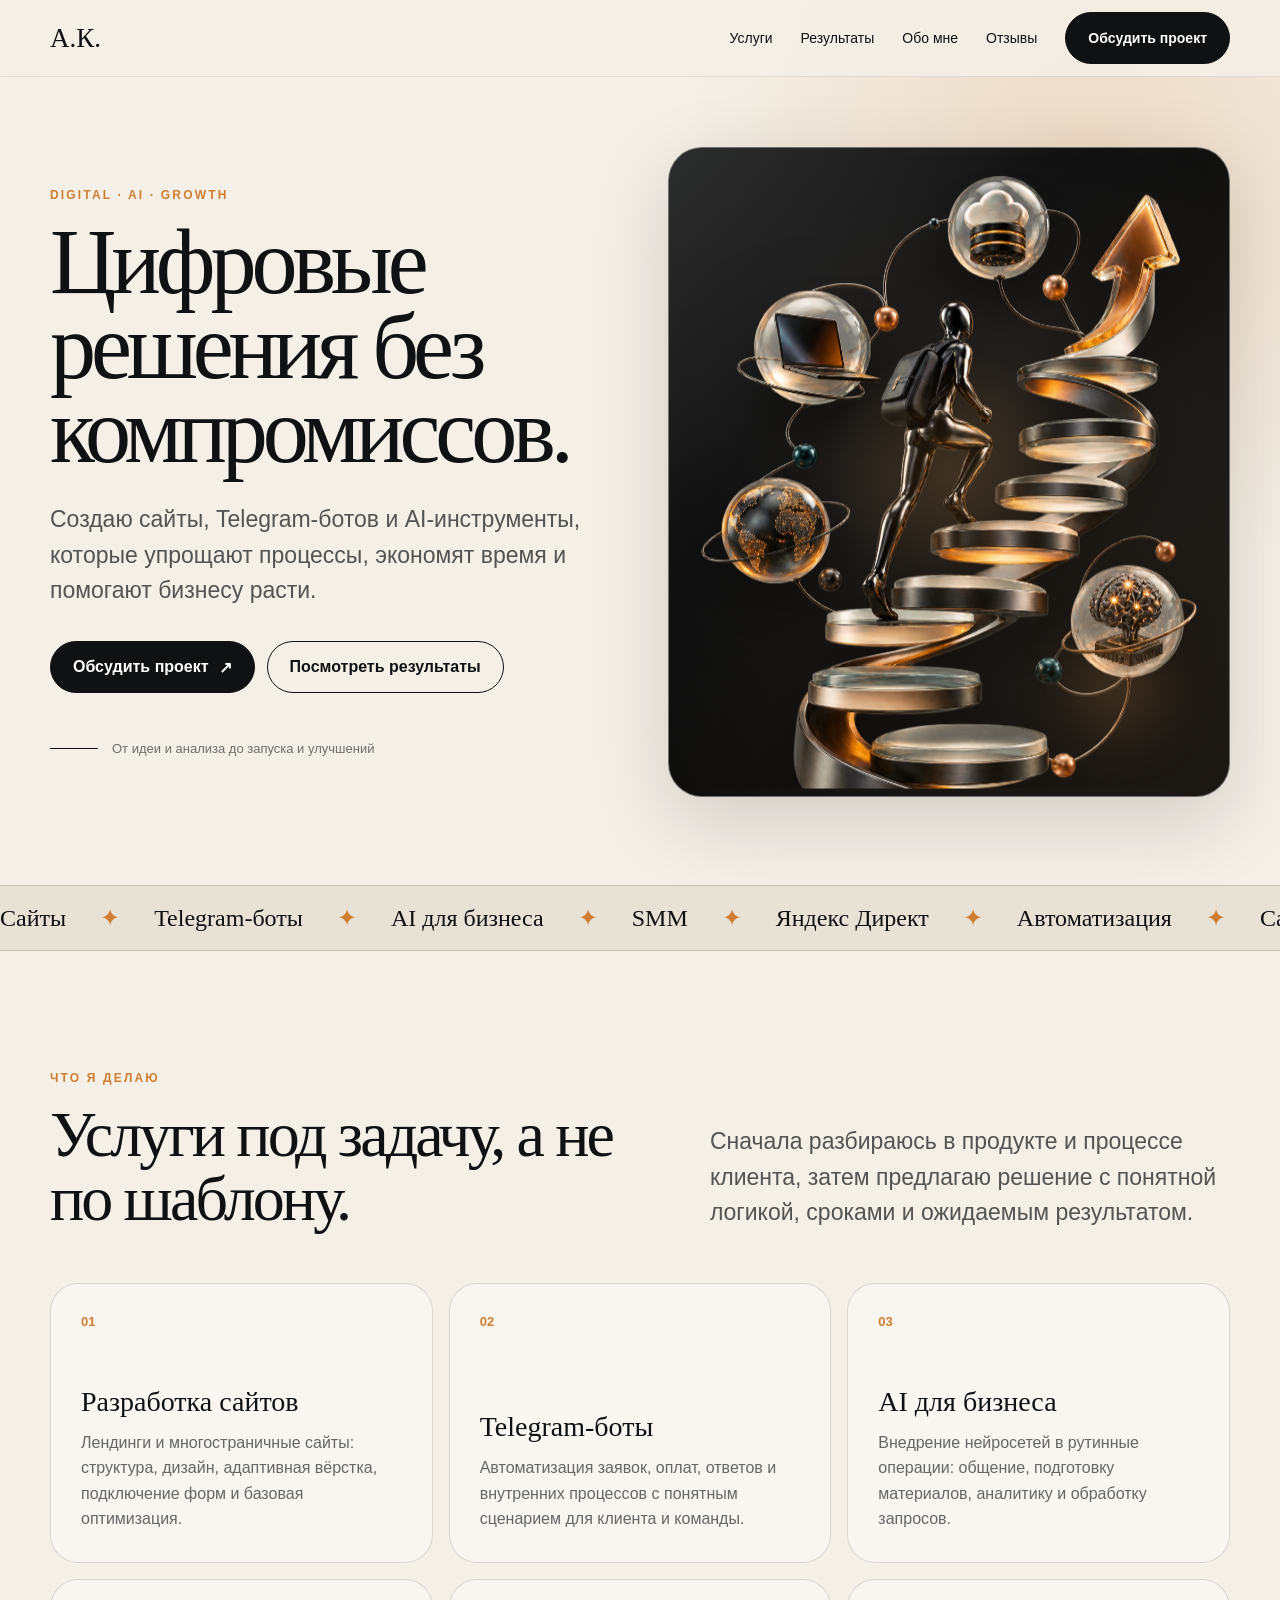
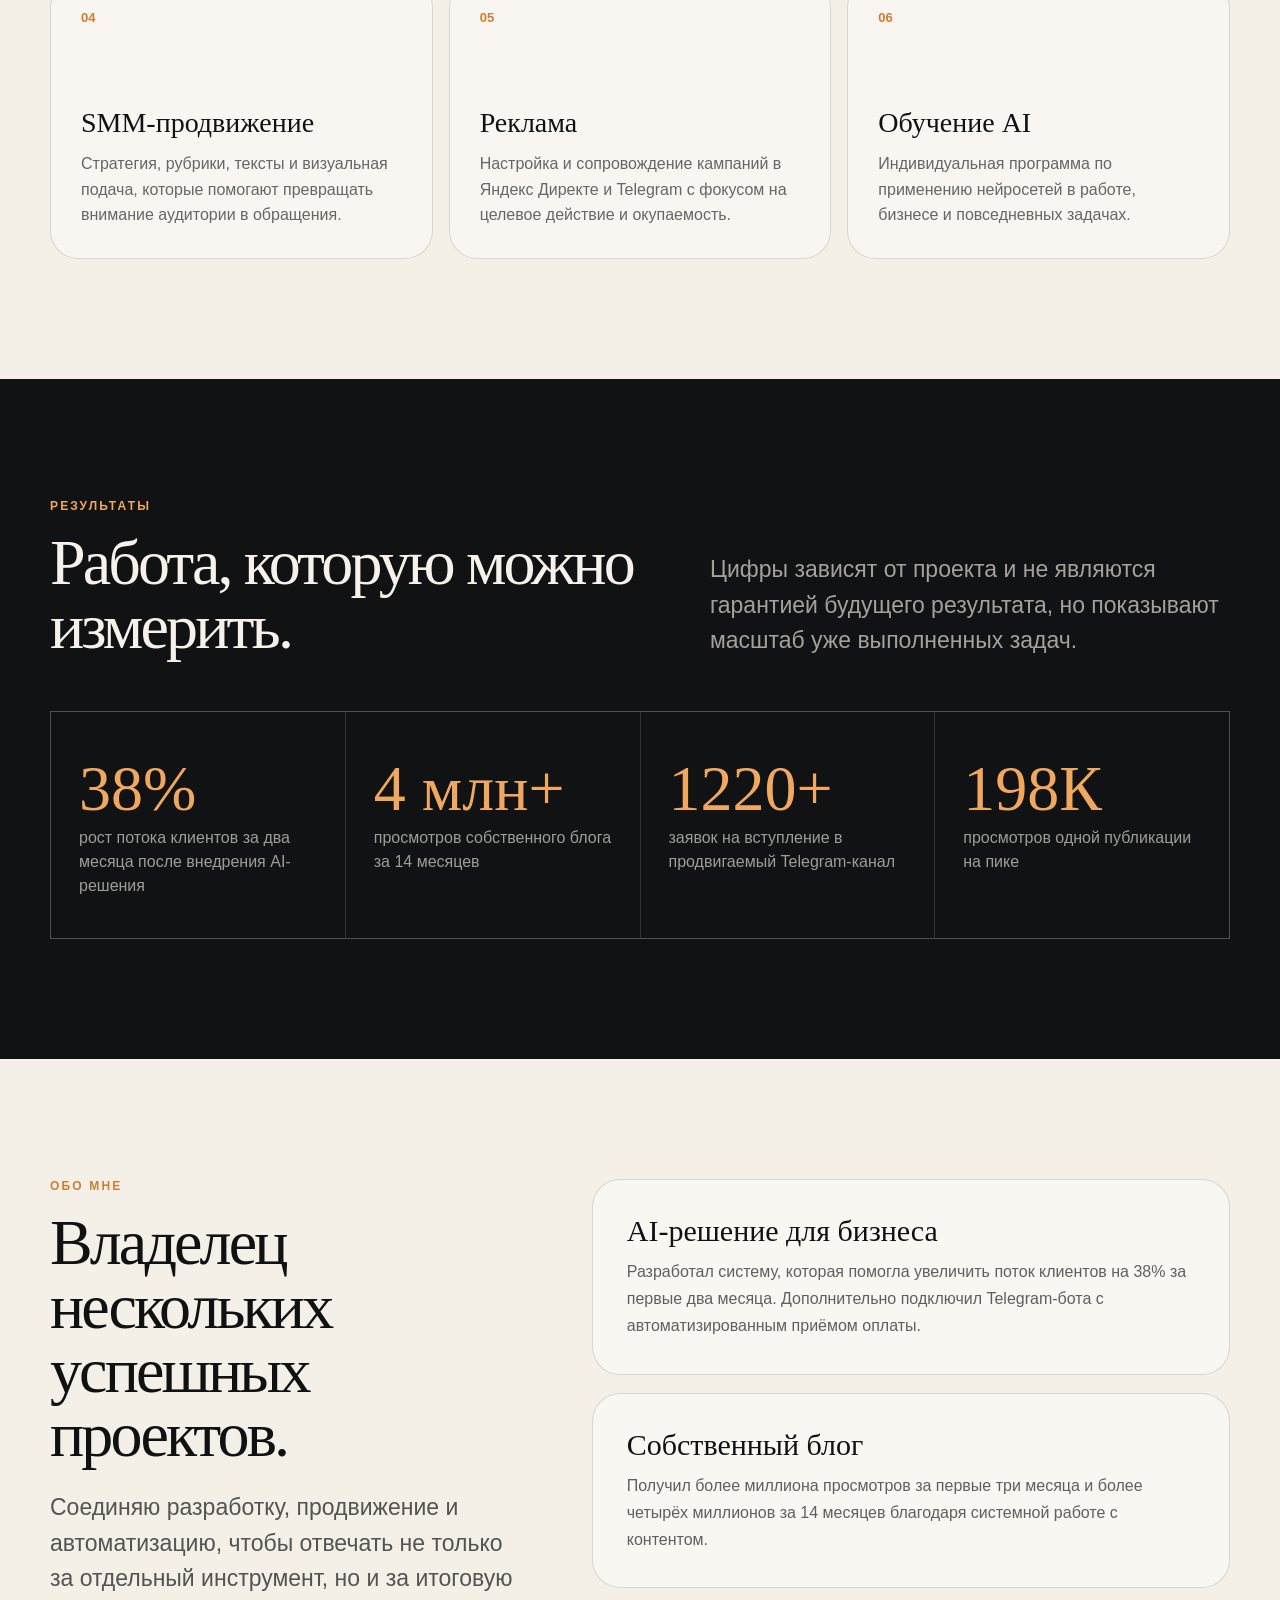
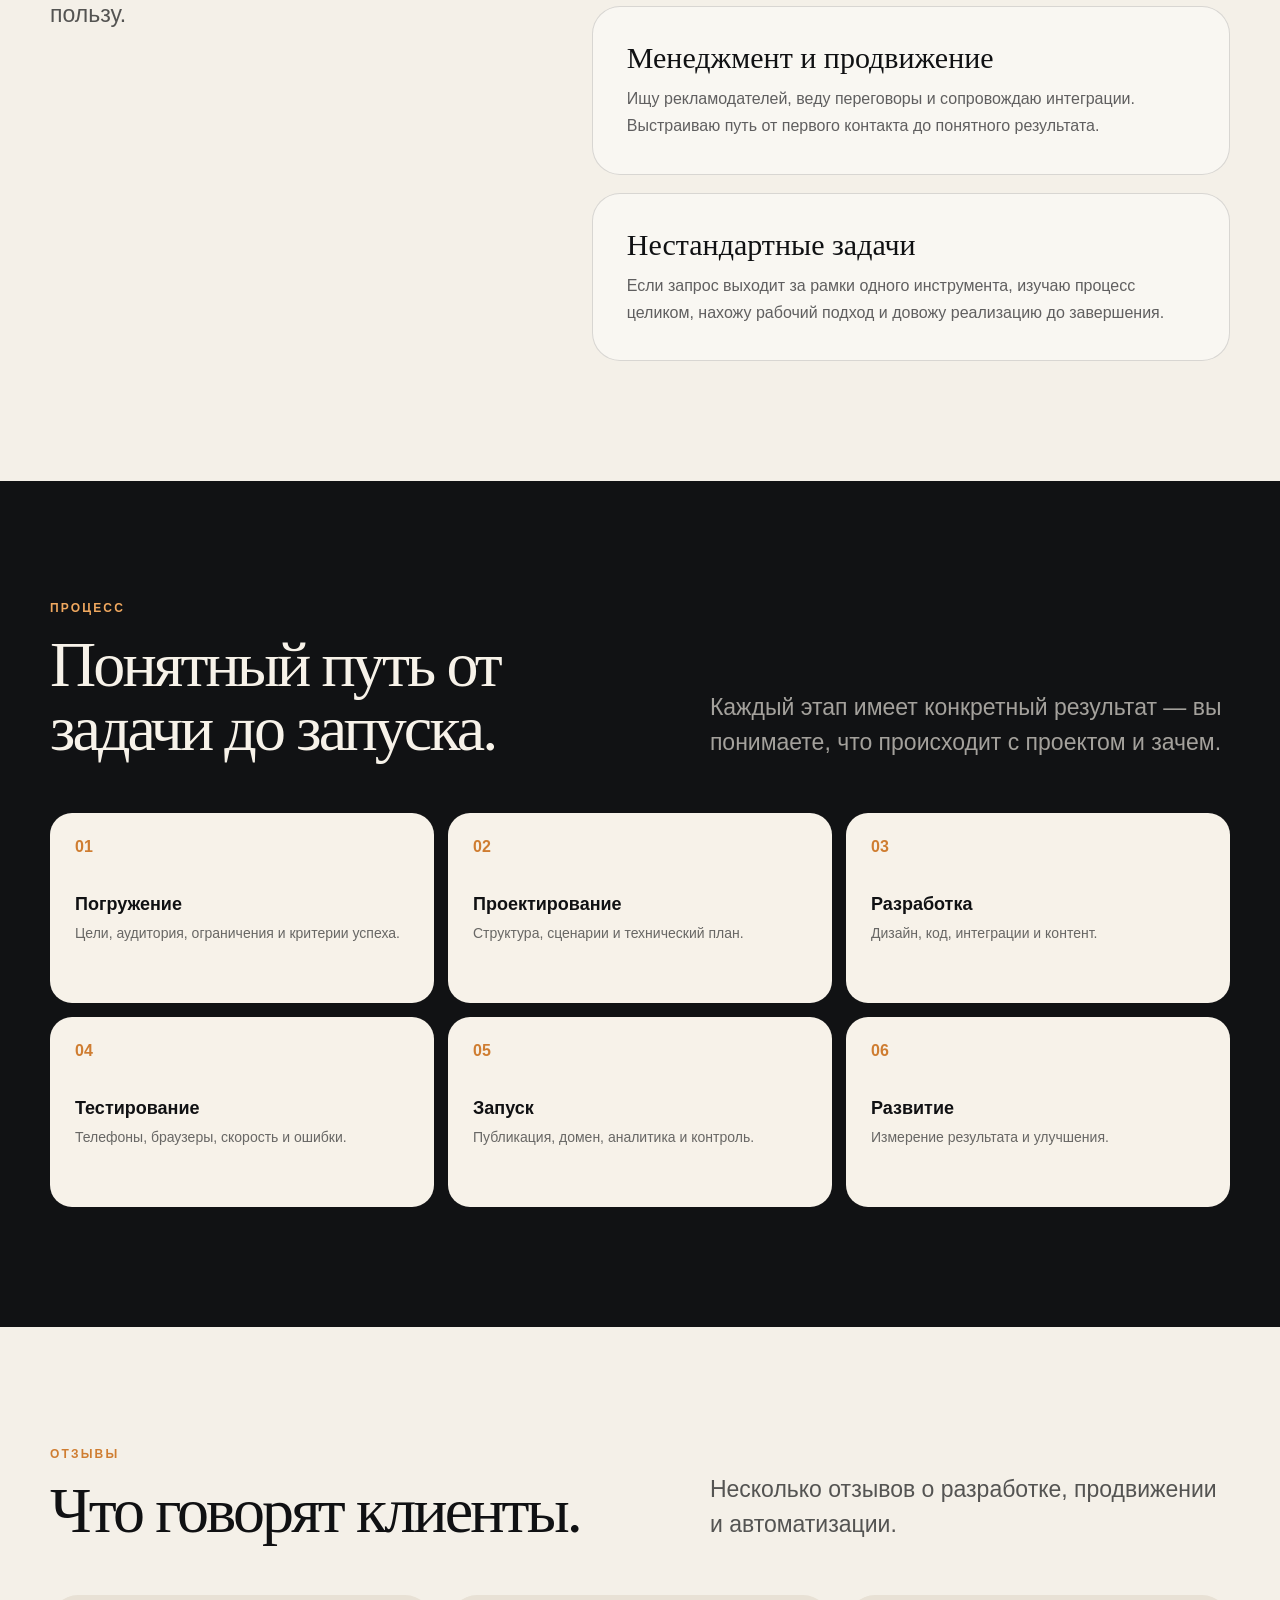
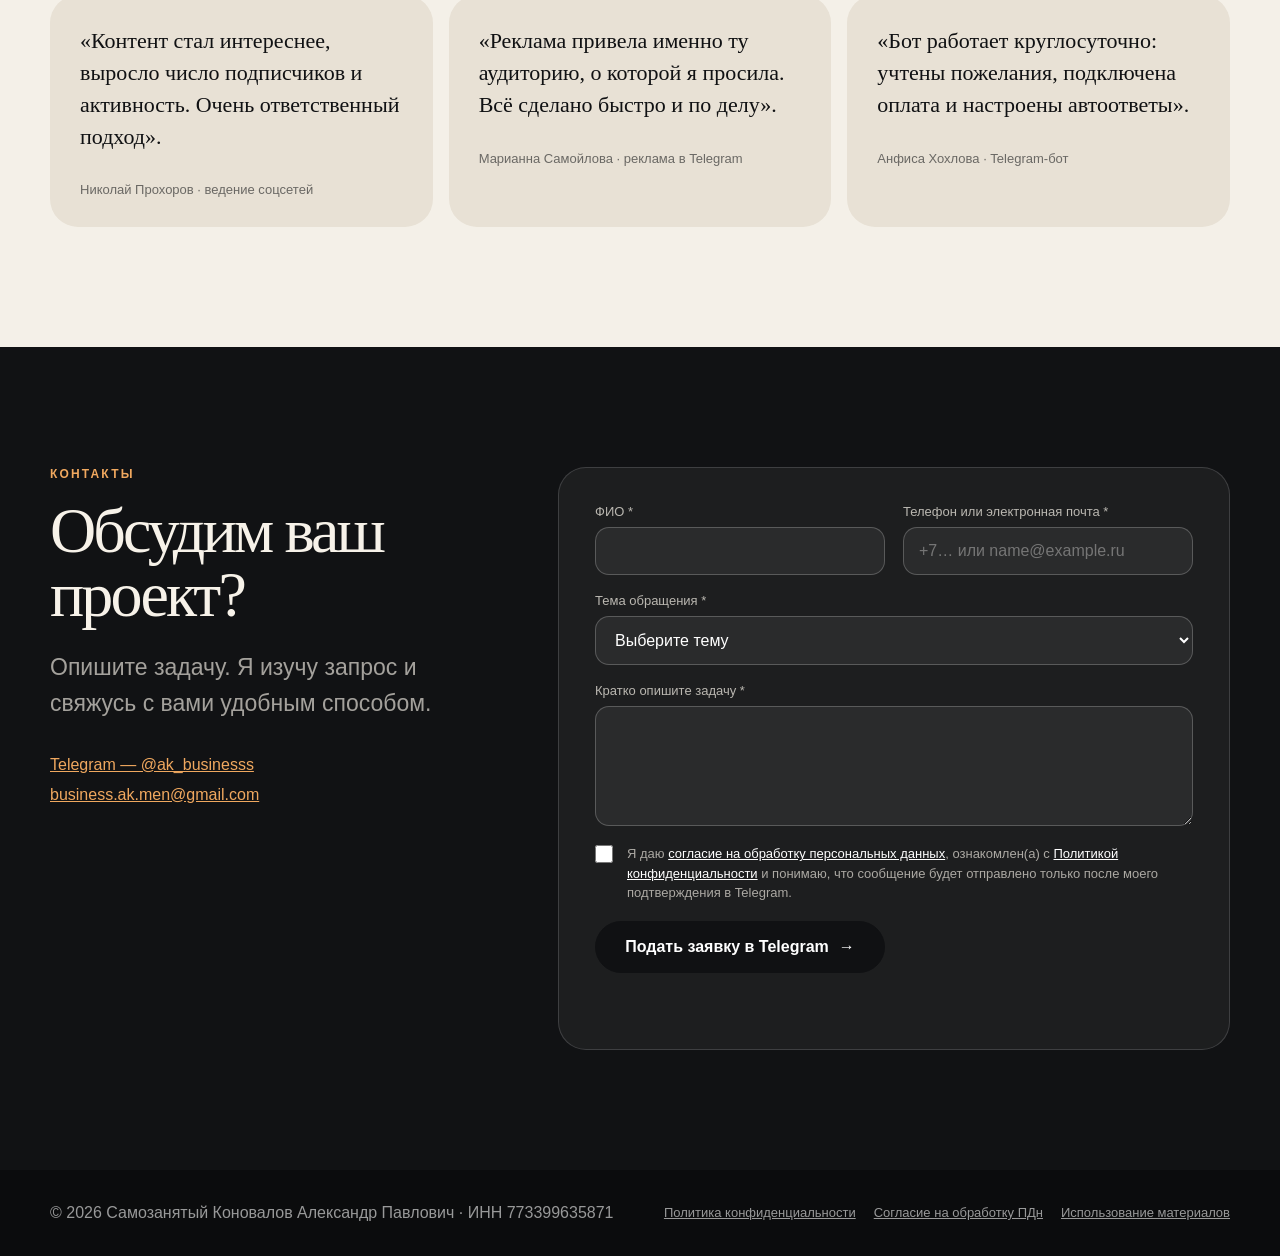
<file: index.html>
<!doctype html>
<html lang="ru">
<head>
  <meta charset="utf-8">
  <meta name="viewport" content="width=device-width, initial-scale=1, viewport-fit=cover">
  <meta name="description" content="Разработка сайтов, Telegram-ботов, AI-автоматизация, SMM и реклама для бизнеса.">
  <meta name="theme-color" content="#f4f0e8">
  <title>Александр Коновалов — цифровые решения для бизнеса</title>
  <link rel="stylesheet" href="styles.css">
  <script defer src="app.js"></script>
</head>
<body>
  <a class="skip-link" href="#main">Перейти к содержанию</a>
  <header class="site-header">
    <div class="container nav">
      <a class="brand" href="#top" aria-label="На главную">А.К.</a>
      <button class="menu-button" type="button" aria-expanded="false" aria-controls="nav-links" aria-label="Открыть меню">☰</button>
      <nav class="nav-links" id="nav-links" aria-label="Основная навигация">
        <a href="#services">Услуги</a>
        <a href="#results">Результаты</a>
        <a href="#about">Обо мне</a>
        <a href="#reviews">Отзывы</a>
        <a class="button" href="#contact">Обсудить проект</a>
      </nav>
    </div>
  </header>

  <main id="main">
    <section class="hero" id="top">
      <div class="container hero-grid">
        <div class="hero-copy">
          <p class="eyebrow">Digital · AI · Growth</p>
          <h1 class="display">Цифровые решения без компромиссов.</h1>
          <p class="lead">Создаю сайты, Telegram-ботов и AI-инструменты, которые упрощают процессы, экономят время и помогают бизнесу расти.</p>
          <div class="hero-actions">
            <a class="button" href="#contact">Обсудить проект <span aria-hidden="true">↗</span></a>
            <a class="button secondary" href="#results">Посмотреть результаты</a>
          </div>
          <div class="hero-note">От идеи и анализа до запуска и улучшений</div>
        </div>
        <div class="hero-art" aria-label="Путь развития цифрового проекта">
          <div class="hero-image-frame">
            <img class="hero-original" src="assets/hero-stairs.png" alt="Человек поднимается по лестнице между цифровыми проектами" width="1024" height="1536">
          </div>
          <span class="hero-light" aria-hidden="true"></span>
        </div>
      </div>
    </section>

    <div class="marquee" aria-hidden="true">
      <div class="marquee-track">
        <span>Сайты</span><span>Telegram-боты</span><span>AI для бизнеса</span><span>SMM</span><span>Яндекс Директ</span><span>Автоматизация</span>
        <span>Сайты</span><span>Telegram-боты</span><span>AI для бизнеса</span><span>SMM</span><span>Яндекс Директ</span><span>Автоматизация</span>
      </div>
    </div>

    <section class="block" id="services">
      <div class="container">
        <div class="section-head">
          <div><p class="eyebrow">Что я делаю</p><h2 class="section-title">Услуги под задачу, а не по шаблону.</h2></div>
          <p class="lead">Сначала разбираюсь в продукте и процессе клиента, затем предлагаю решение с понятной логикой, сроками и ожидаемым результатом.</p>
        </div>
        <div class="cards">
          <article class="card"><span class="card-index">01</span><div><h3>Разработка сайтов</h3><p>Лендинги и многостраничные сайты: структура, дизайн, адаптивная вёрстка, подключение форм и базовая оптимизация.</p></div></article>
          <article class="card"><span class="card-index">02</span><div><h3>Telegram-боты</h3><p>Автоматизация заявок, оплат, ответов и внутренних процессов с понятным сценарием для клиента и команды.</p></div></article>
          <article class="card"><span class="card-index">03</span><div><h3>AI для бизнеса</h3><p>Внедрение нейросетей в рутинные операции: общение, подготовку материалов, аналитику и обработку запросов.</p></div></article>
          <article class="card"><span class="card-index">04</span><div><h3>SMM-продвижение</h3><p>Стратегия, рубрики, тексты и визуальная подача, которые помогают превращать внимание аудитории в обращения.</p></div></article>
          <article class="card"><span class="card-index">05</span><div><h3>Реклама</h3><p>Настройка и сопровождение кампаний в Яндекс Директе и Telegram с фокусом на целевое действие и окупаемость.</p></div></article>
          <article class="card"><span class="card-index">06</span><div><h3>Обучение AI</h3><p>Индивидуальная программа по применению нейросетей в работе, бизнесе и повседневных задачах.</p></div></article>
        </div>
      </div>
    </section>

    <section class="block dark" id="results">
      <div class="container">
        <div class="section-head">
          <div><p class="eyebrow">Результаты</p><h2 class="section-title">Работа, которую можно измерить.</h2></div>
          <p class="lead">Цифры зависят от проекта и не являются гарантией будущего результата, но показывают масштаб уже выполненных задач.</p>
        </div>
        <div class="numbers">
          <div class="number"><strong>38%</strong><span>рост потока клиентов за два месяца после внедрения AI-решения</span></div>
          <div class="number"><strong>4 млн+</strong><span>просмотров собственного блога за 14 месяцев</span></div>
          <div class="number"><strong>1220+</strong><span>заявок на вступление в продвигаемый Telegram-канал</span></div>
          <div class="number"><strong>198К</strong><span>просмотров одной публикации на пике</span></div>
        </div>
      </div>
    </section>

    <section class="block" id="about">
      <div class="container about-grid">
        <div class="about-sticky"><p class="eyebrow">Обо мне</p><h2 class="section-title">Владелец нескольких успешных проектов.</h2><p class="lead">Соединяю разработку, продвижение и автоматизацию, чтобы отвечать не только за отдельный инструмент, но и за итоговую пользу.</p></div>
        <div class="about-copy">
          <article class="story-card"><h3>AI-решение для бизнеса</h3><p>Разработал систему, которая помогла увеличить поток клиентов на 38% за первые два месяца. Дополнительно подключил Telegram-бота с автоматизированным приёмом оплаты.</p></article>
          <article class="story-card"><h3>Собственный блог</h3><p>Получил более миллиона просмотров за первые три месяца и более четырёх миллионов за 14 месяцев благодаря системной работе с контентом.</p></article>
          <article class="story-card"><h3>Менеджмент и продвижение</h3><p>Ищу рекламодателей, веду переговоры и сопровождаю интеграции. Выстраиваю путь от первого контакта до понятного результата.</p></article>
          <article class="story-card"><h3>Нестандартные задачи</h3><p>Если запрос выходит за рамки одного инструмента, изучаю процесс целиком, нахожу рабочий подход и довожу реализацию до завершения.</p></article>
        </div>
      </div>
    </section>

    <section class="block dark" id="process-section">
      <div class="container">
        <div class="section-head"><div><p class="eyebrow">Процесс</p><h2 class="section-title">Понятный путь от задачи до запуска.</h2></div><p class="lead">Каждый этап имеет конкретный результат — вы понимаете, что происходит с проектом и зачем.</p></div>
        <div class="process">
          <article class="step"><h3>Погружение</h3><p>Цели, аудитория, ограничения и критерии успеха.</p></article>
          <article class="step"><h3>Проектирование</h3><p>Структура, сценарии и технический план.</p></article>
          <article class="step"><h3>Разработка</h3><p>Дизайн, код, интеграции и контент.</p></article>
          <article class="step"><h3>Тестирование</h3><p>Телефоны, браузеры, скорость и ошибки.</p></article>
          <article class="step"><h3>Запуск</h3><p>Публикация, домен, аналитика и контроль.</p></article>
          <article class="step"><h3>Развитие</h3><p>Измерение результата и улучшения.</p></article>
        </div>
      </div>
    </section>

    <section class="block" id="reviews">
      <div class="container">
        <div class="section-head"><div><p class="eyebrow">Отзывы</p><h2 class="section-title">Что говорят клиенты.</h2></div><p class="lead">Несколько отзывов о разработке, продвижении и автоматизации.</p></div>
        <div class="quotes">
          <blockquote class="quote"><p>«Контент стал интереснее, выросло число подписчиков и активность. Очень ответственный подход».</p><footer>Николай Прохоров · ведение соцсетей</footer></blockquote>
          <blockquote class="quote"><p>«Реклама привела именно ту аудиторию, о которой я просила. Всё сделано быстро и по делу».</p><footer>Марианна Самойлова · реклама в Telegram</footer></blockquote>
          <blockquote class="quote"><p>«Бот работает круглосуточно: учтены пожелания, подключена оплата и настроены автоответы».</p><footer>Анфиса Хохлова · Telegram-бот</footer></blockquote>
        </div>
      </div>
    </section>

    <section class="block dark" id="contact">
      <div class="container contact-wrap">
        <div>
          <p class="eyebrow">Контакты</p>
          <h2 class="section-title">Обсудим ваш проект?</h2>
          <p class="lead">Опишите задачу. Я изучу запрос и свяжусь с вами удобным способом.</p>
          <div class="contact-direct"><a href="https://t.me/ak_businesss" target="_blank" rel="noopener">Telegram — @ak_businesss</a><a href="mailto:business.ak.men@gmail.com">business.ak.men@gmail.com</a></div>
        </div>
        <form class="contact-form" id="contact-form" novalidate>
          <div class="field"><label for="full-name">ФИО *</label><input id="full-name" name="full_name" autocomplete="name" required maxlength="120"></div>
          <div class="field"><label for="contact-value">Телефон или электронная почта *</label><input id="contact-value" name="contact" autocomplete="email" required maxlength="120" placeholder="+7… или name@example.ru"></div>
          <div class="field full"><label for="topic">Тема обращения *</label><select id="topic" name="topic" required><option value="">Выберите тему</option><option>Создание сайта</option><option>Telegram-бот</option><option>AI для бизнеса</option><option>SMM и реклама</option><option>Обучение</option><option>Другое</option></select></div>
          <div class="field full"><label for="message">Кратко опишите задачу *</label><textarea id="message" name="message" rows="5" required maxlength="2000"></textarea></div>
          <div class="honeypot" aria-hidden="true"><label for="website">Не заполнять</label><input id="website" name="website" tabindex="-1" autocomplete="off"></div>
          <label class="check"><input type="checkbox" name="consent" required><span>Я даю <a href="consent.html" target="_blank">согласие на обработку персональных данных</a>, ознакомлен(а) с <a href="privacy.html" target="_blank">Политикой конфиденциальности</a> и понимаю, что сообщение будет отправлено только после моего подтверждения в Telegram.</span></label>
          <button class="button" type="submit">Подать заявку в Telegram <span aria-hidden="true">→</span></button>
          <div class="form-status" id="form-status" role="status" aria-live="polite"></div>
        </form>
      </div>
    </section>
  </main>

  <footer class="site-footer">
    <div class="container footer-grid">
      <div>© 2026 Самозанятый Коновалов Александр Павлович · ИНН 773399635871</div>
      <nav class="legal-links" aria-label="Юридические документы"><a href="privacy.html">Политика конфиденциальности</a><a href="consent.html">Согласие на обработку ПДн</a><a href="terms.html">Использование материалов</a></nav>
    </div>
  </footer>
  <div class="cursor-follower" aria-hidden="true"></div>
</body>
</html>
</file>
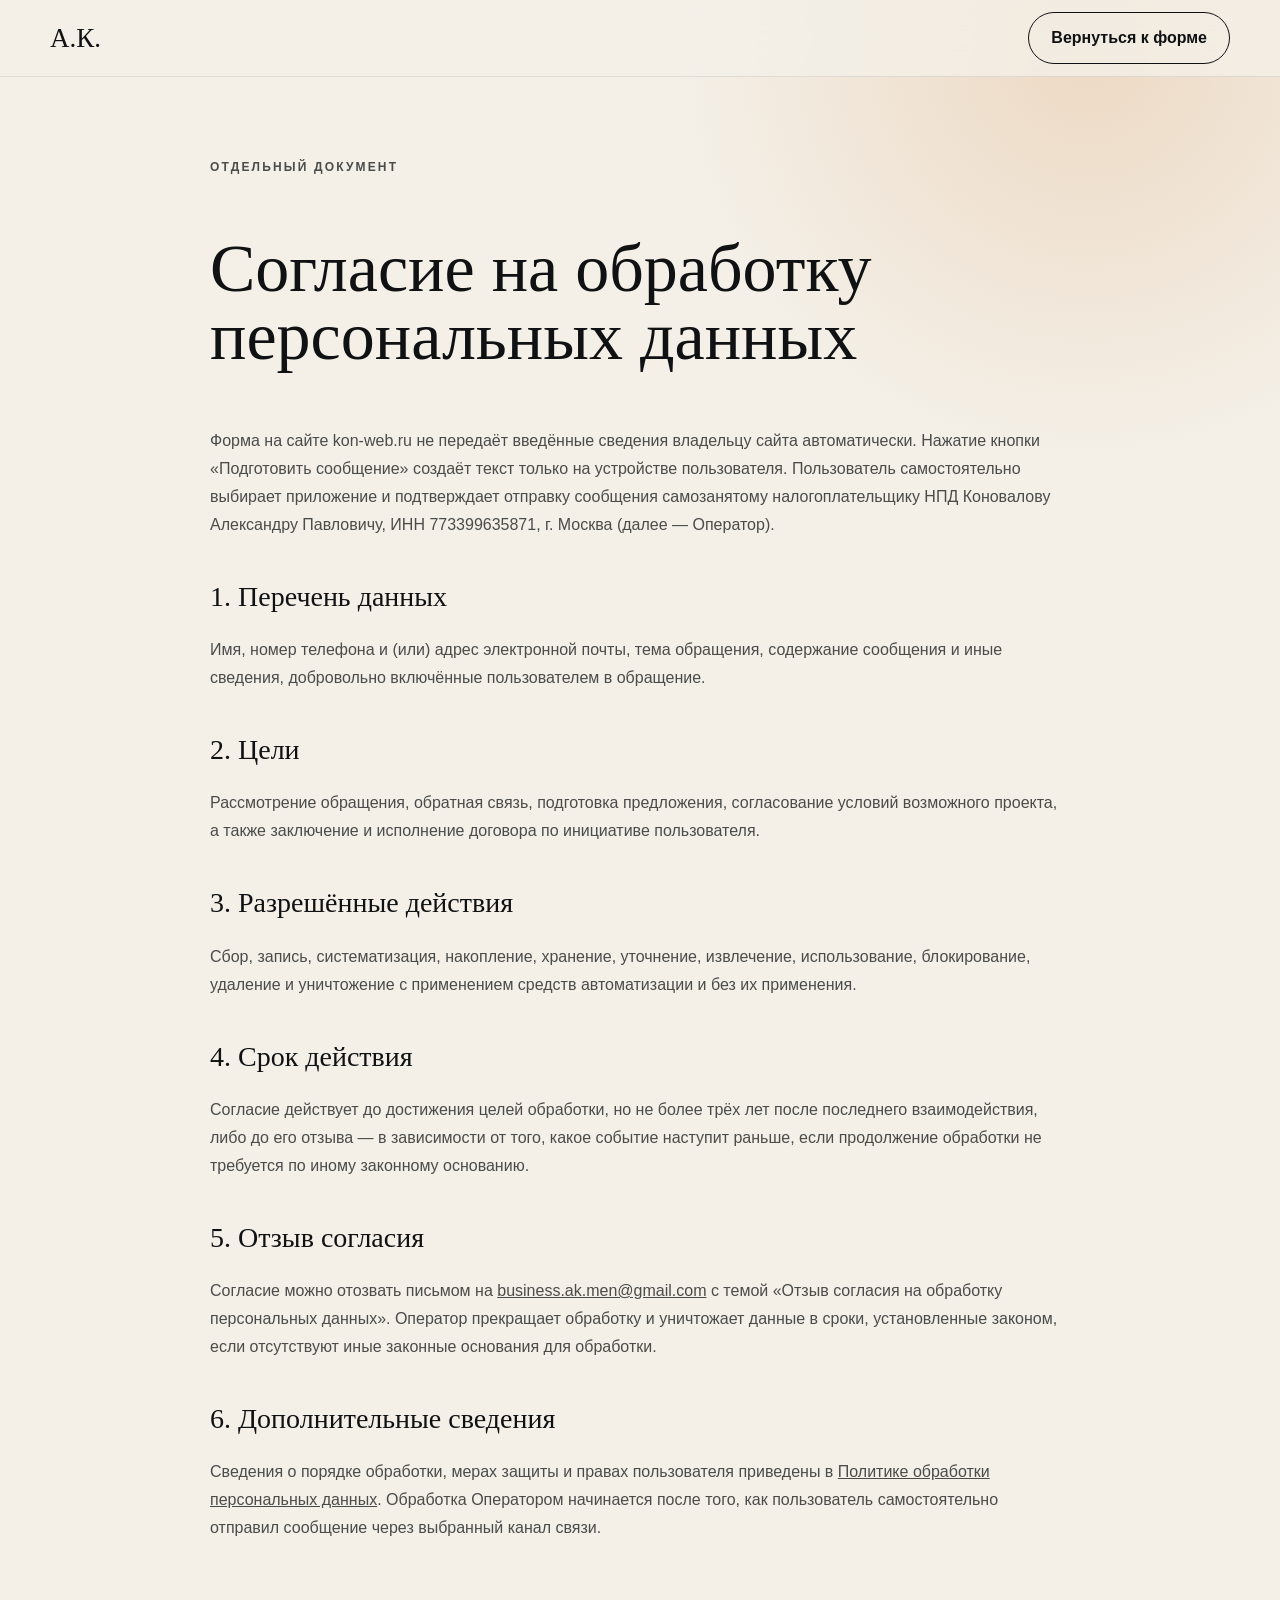
<file: consent.html>
<!doctype html>
<html lang="ru">
<head><meta charset="utf-8"><meta name="viewport" content="width=device-width, initial-scale=1"><title>Согласие на обработку персональных данных</title><link rel="stylesheet" href="styles.css"></head>
<body>
  <header class="site-header"><div class="container nav"><a class="brand" href="index.html">А.К.</a><a class="button secondary" href="index.html#contact">Вернуться к форме</a></div></header>
  <main class="legal-page"><article class="legal-shell">
    <p class="eyebrow">Отдельный документ</p><h1>Согласие на обработку персональных данных</h1>
    <p>Форма на сайте kon-web.ru не передаёт введённые сведения владельцу сайта автоматически. Нажатие кнопки «Подготовить сообщение» создаёт текст только на устройстве пользователя. Пользователь самостоятельно выбирает приложение и подтверждает отправку сообщения самозанятому налогоплательщику НПД Коновалову Александру Павловичу, ИНН 773399635871, г. Москва (далее — Оператор).</p>
    <h2>1. Перечень данных</h2><p>Имя, номер телефона и (или) адрес электронной почты, тема обращения, содержание сообщения и иные сведения, добровольно включённые пользователем в обращение.</p>
    <h2>2. Цели</h2><p>Рассмотрение обращения, обратная связь, подготовка предложения, согласование условий возможного проекта, а также заключение и исполнение договора по инициативе пользователя.</p>
    <h2>3. Разрешённые действия</h2><p>Сбор, запись, систематизация, накопление, хранение, уточнение, извлечение, использование, блокирование, удаление и уничтожение с применением средств автоматизации и без их применения.</p>
    <h2>4. Срок действия</h2><p>Согласие действует до достижения целей обработки, но не более трёх лет после последнего взаимодействия, либо до его отзыва — в зависимости от того, какое событие наступит раньше, если продолжение обработки не требуется по иному законному основанию.</p>
    <h2>5. Отзыв согласия</h2><p>Согласие можно отозвать письмом на <a href="mailto:business.ak.men@gmail.com">business.ak.men@gmail.com</a> с темой «Отзыв согласия на обработку персональных данных». Оператор прекращает обработку и уничтожает данные в сроки, установленные законом, если отсутствуют иные законные основания для обработки.</p>
    <h2>6. Дополнительные сведения</h2><p>Сведения о порядке обработки, мерах защиты и правах пользователя приведены в <a href="privacy.html">Политике обработки персональных данных</a>. Обработка Оператором начинается после того, как пользователь самостоятельно отправил сообщение через выбранный канал связи.</p>
  </article></main>
</body></html>
</file>
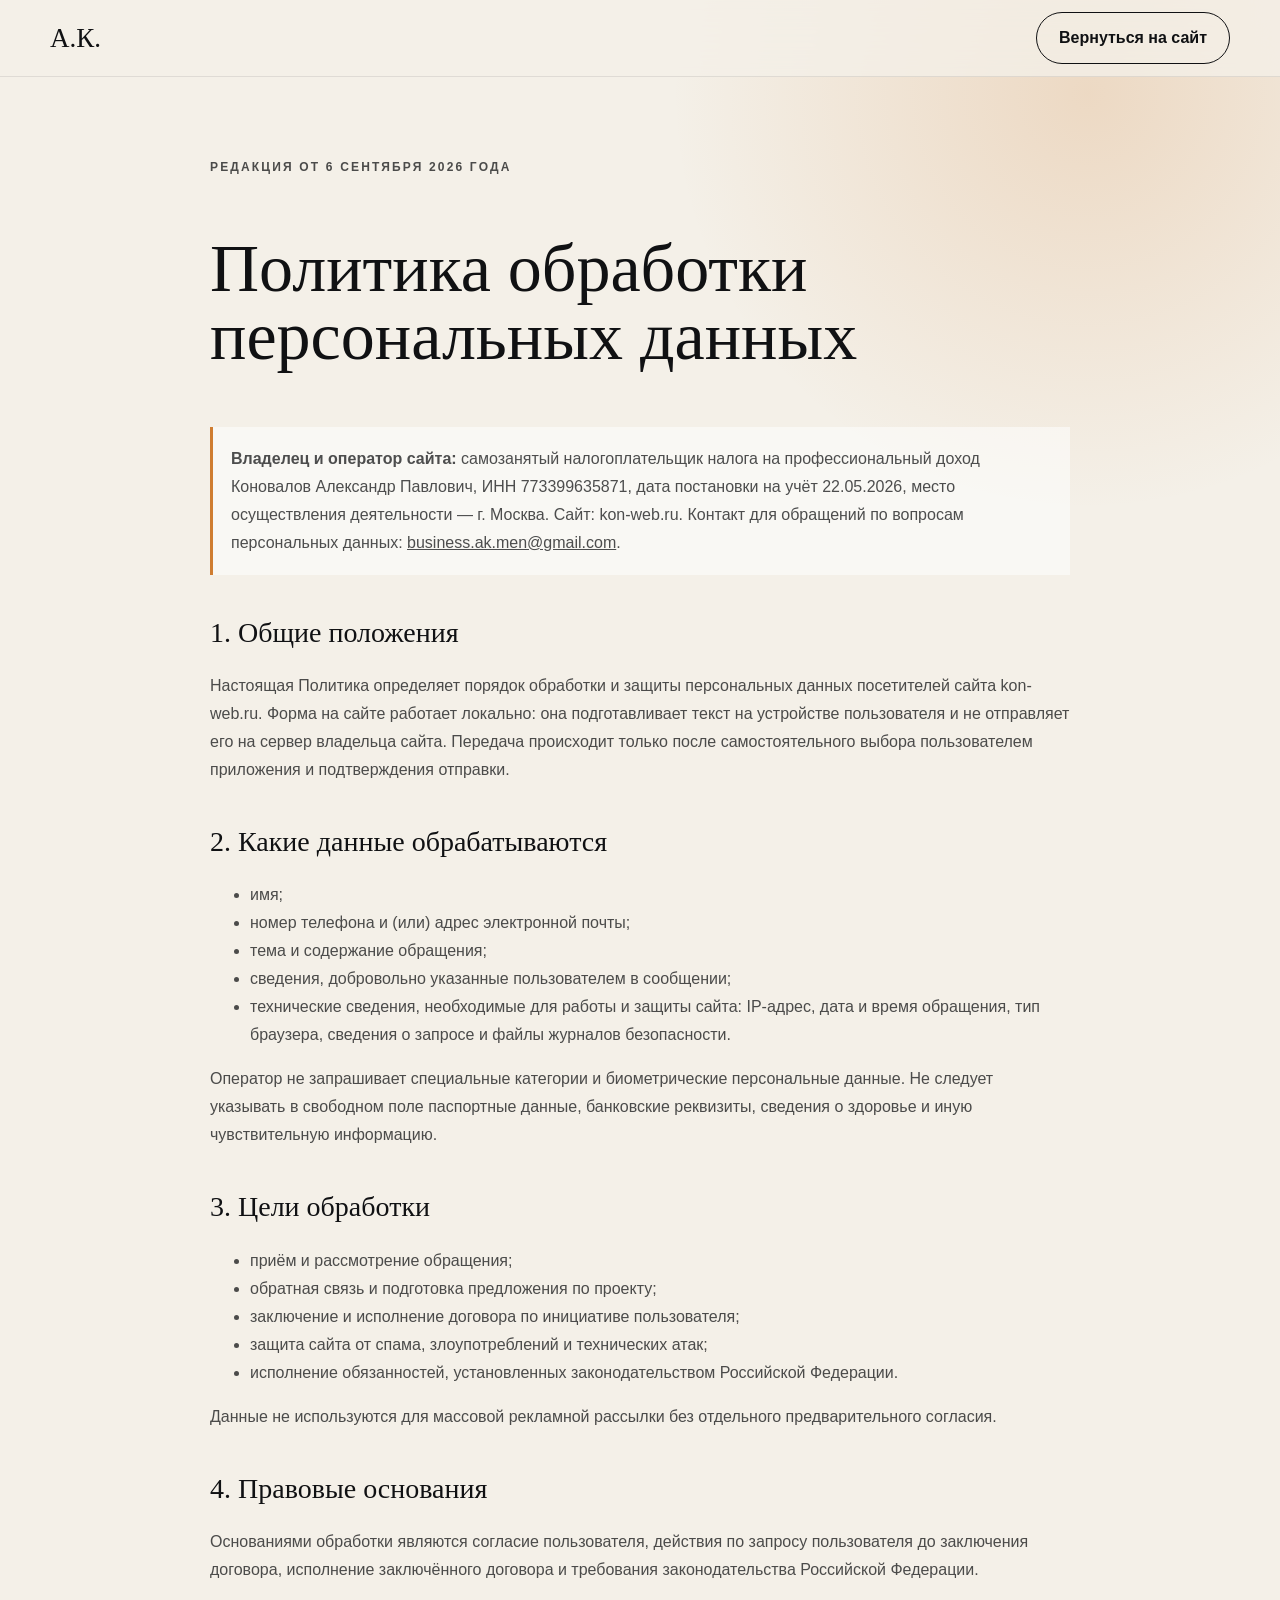
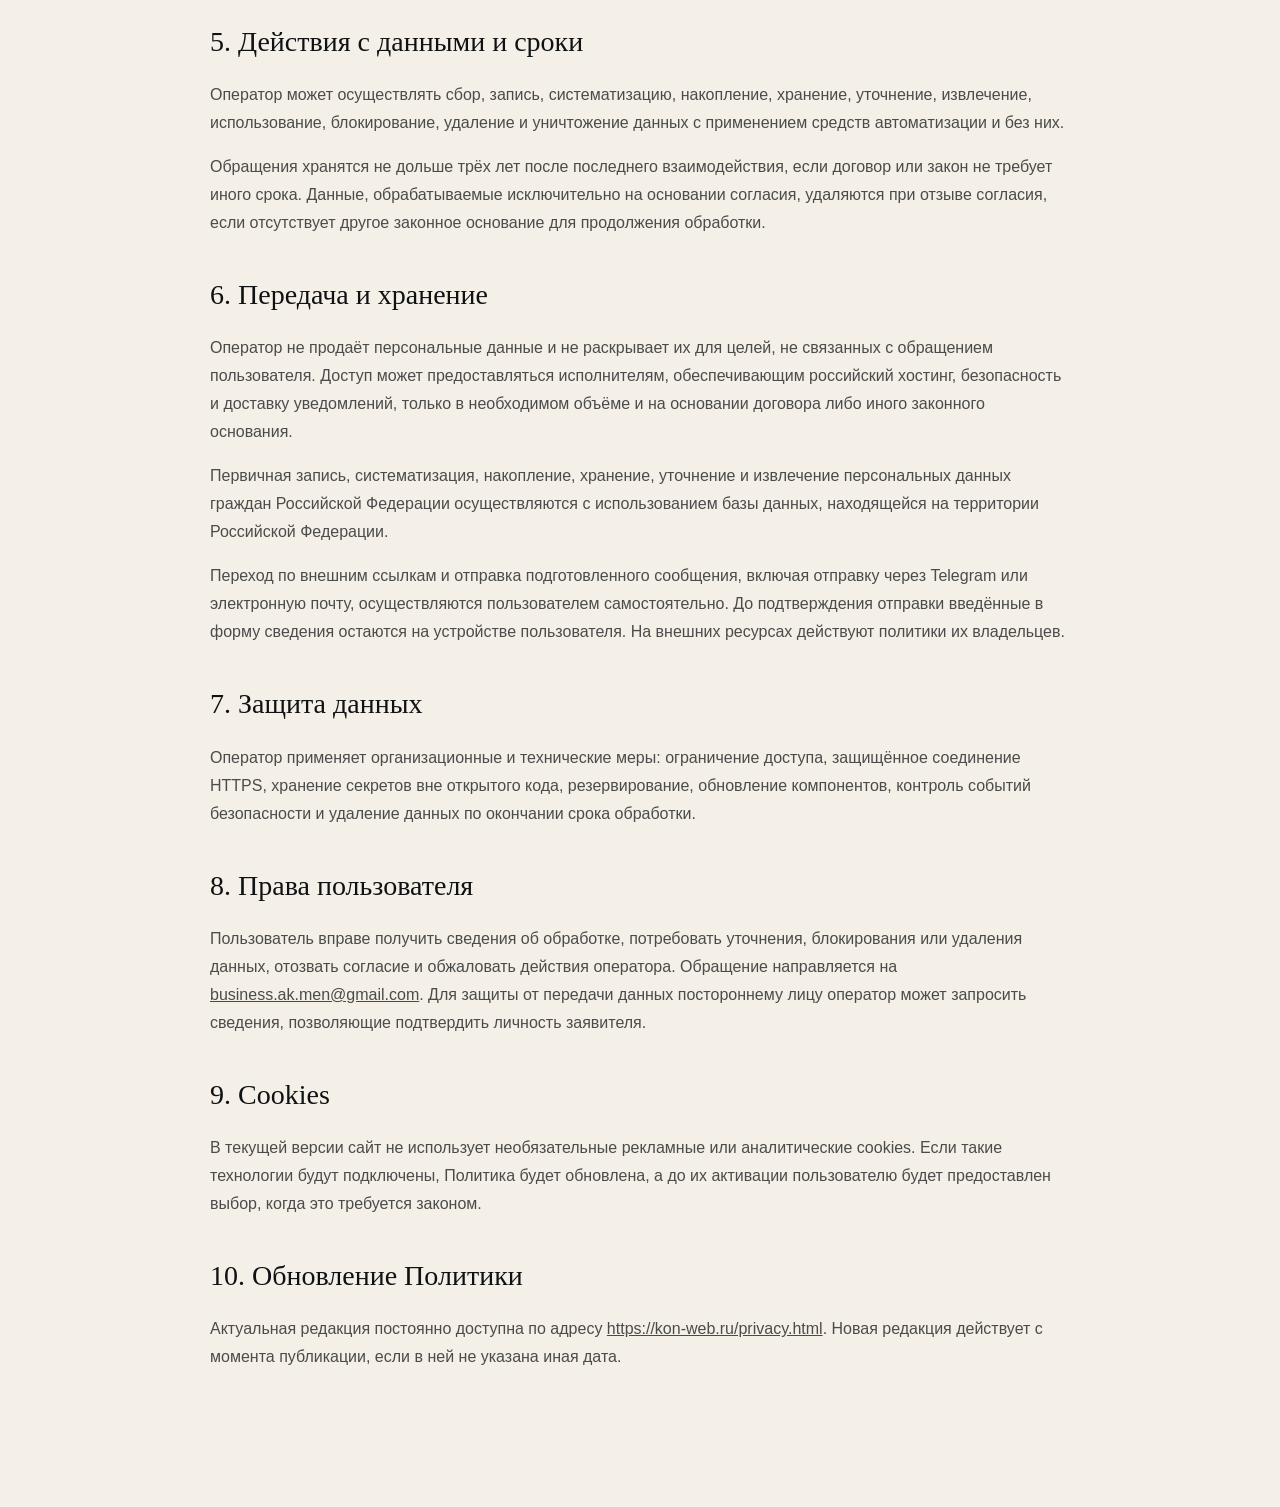
<file: privacy.html>
<!doctype html>
<html lang="ru">
<head>
  <meta charset="utf-8"><meta name="viewport" content="width=device-width, initial-scale=1">
  <meta name="robots" content="index,follow"><title>Политика обработки персональных данных</title>
  <link rel="stylesheet" href="styles.css">
</head>
<body>
  <header class="site-header"><div class="container nav"><a class="brand" href="index.html">А.К.</a><a class="button secondary" href="index.html#contact">Вернуться на сайт</a></div></header>
  <main class="legal-page"><article class="legal-shell">
    <p class="eyebrow">Редакция от 6 сентября 2026 года</p>
    <h1>Политика обработки персональных данных</h1>
    <p class="legal-note"><strong>Владелец и оператор сайта:</strong> самозанятый налогоплательщик налога на профессиональный доход Коновалов Александр Павлович, ИНН 773399635871, дата постановки на учёт 22.05.2026, место осуществления деятельности — г. Москва. Сайт: kon-web.ru. Контакт для обращений по вопросам персональных данных: <a href="mailto:business.ak.men@gmail.com">business.ak.men@gmail.com</a>.</p>

    <h2>1. Общие положения</h2>
    <p>Настоящая Политика определяет порядок обработки и защиты персональных данных посетителей сайта kon-web.ru. Форма на сайте работает локально: она подготавливает текст на устройстве пользователя и не отправляет его на сервер владельца сайта. Передача происходит только после самостоятельного выбора пользователем приложения и подтверждения отправки.</p>

    <h2>2. Какие данные обрабатываются</h2>
    <ul>
      <li>имя;</li><li>номер телефона и (или) адрес электронной почты;</li><li>тема и содержание обращения;</li><li>сведения, добровольно указанные пользователем в сообщении;</li><li>технические сведения, необходимые для работы и защиты сайта: IP-адрес, дата и время обращения, тип браузера, сведения о запросе и файлы журналов безопасности.</li>
    </ul>
    <p>Оператор не запрашивает специальные категории и биометрические персональные данные. Не следует указывать в свободном поле паспортные данные, банковские реквизиты, сведения о здоровье и иную чувствительную информацию.</p>

    <h2>3. Цели обработки</h2>
    <ul><li>приём и рассмотрение обращения;</li><li>обратная связь и подготовка предложения по проекту;</li><li>заключение и исполнение договора по инициативе пользователя;</li><li>защита сайта от спама, злоупотреблений и технических атак;</li><li>исполнение обязанностей, установленных законодательством Российской Федерации.</li></ul>
    <p>Данные не используются для массовой рекламной рассылки без отдельного предварительного согласия.</p>

    <h2>4. Правовые основания</h2>
    <p>Основаниями обработки являются согласие пользователя, действия по запросу пользователя до заключения договора, исполнение заключённого договора и требования законодательства Российской Федерации.</p>

    <h2>5. Действия с данными и сроки</h2>
    <p>Оператор может осуществлять сбор, запись, систематизацию, накопление, хранение, уточнение, извлечение, использование, блокирование, удаление и уничтожение данных с применением средств автоматизации и без них.</p>
    <p>Обращения хранятся не дольше трёх лет после последнего взаимодействия, если договор или закон не требует иного срока. Данные, обрабатываемые исключительно на основании согласия, удаляются при отзыве согласия, если отсутствует другое законное основание для продолжения обработки.</p>

    <h2>6. Передача и хранение</h2>
    <p>Оператор не продаёт персональные данные и не раскрывает их для целей, не связанных с обращением пользователя. Доступ может предоставляться исполнителям, обеспечивающим российский хостинг, безопасность и доставку уведомлений, только в необходимом объёме и на основании договора либо иного законного основания.</p>
    <p>Первичная запись, систематизация, накопление, хранение, уточнение и извлечение персональных данных граждан Российской Федерации осуществляются с использованием базы данных, находящейся на территории Российской Федерации.</p>
    <p>Переход по внешним ссылкам и отправка подготовленного сообщения, включая отправку через Telegram или электронную почту, осуществляются пользователем самостоятельно. До подтверждения отправки введённые в форму сведения остаются на устройстве пользователя. На внешних ресурсах действуют политики их владельцев.</p>

    <h2>7. Защита данных</h2>
    <p>Оператор применяет организационные и технические меры: ограничение доступа, защищённое соединение HTTPS, хранение секретов вне открытого кода, резервирование, обновление компонентов, контроль событий безопасности и удаление данных по окончании срока обработки.</p>

    <h2>8. Права пользователя</h2>
    <p>Пользователь вправе получить сведения об обработке, потребовать уточнения, блокирования или удаления данных, отозвать согласие и обжаловать действия оператора. Обращение направляется на <a href="mailto:business.ak.men@gmail.com">business.ak.men@gmail.com</a>. Для защиты от передачи данных постороннему лицу оператор может запросить сведения, позволяющие подтвердить личность заявителя.</p>

    <h2>9. Cookies</h2>
    <p>В текущей версии сайт не использует необязательные рекламные или аналитические cookies. Если такие технологии будут подключены, Политика будет обновлена, а до их активации пользователю будет предоставлен выбор, когда это требуется законом.</p>

    <h2>10. Обновление Политики</h2>
    <p>Актуальная редакция постоянно доступна по адресу <a href="https://kon-web.ru/privacy.html">https://kon-web.ru/privacy.html</a>. Новая редакция действует с момента публикации, если в ней не указана иная дата.</p>
  </article></main>
</body></html>
</file>
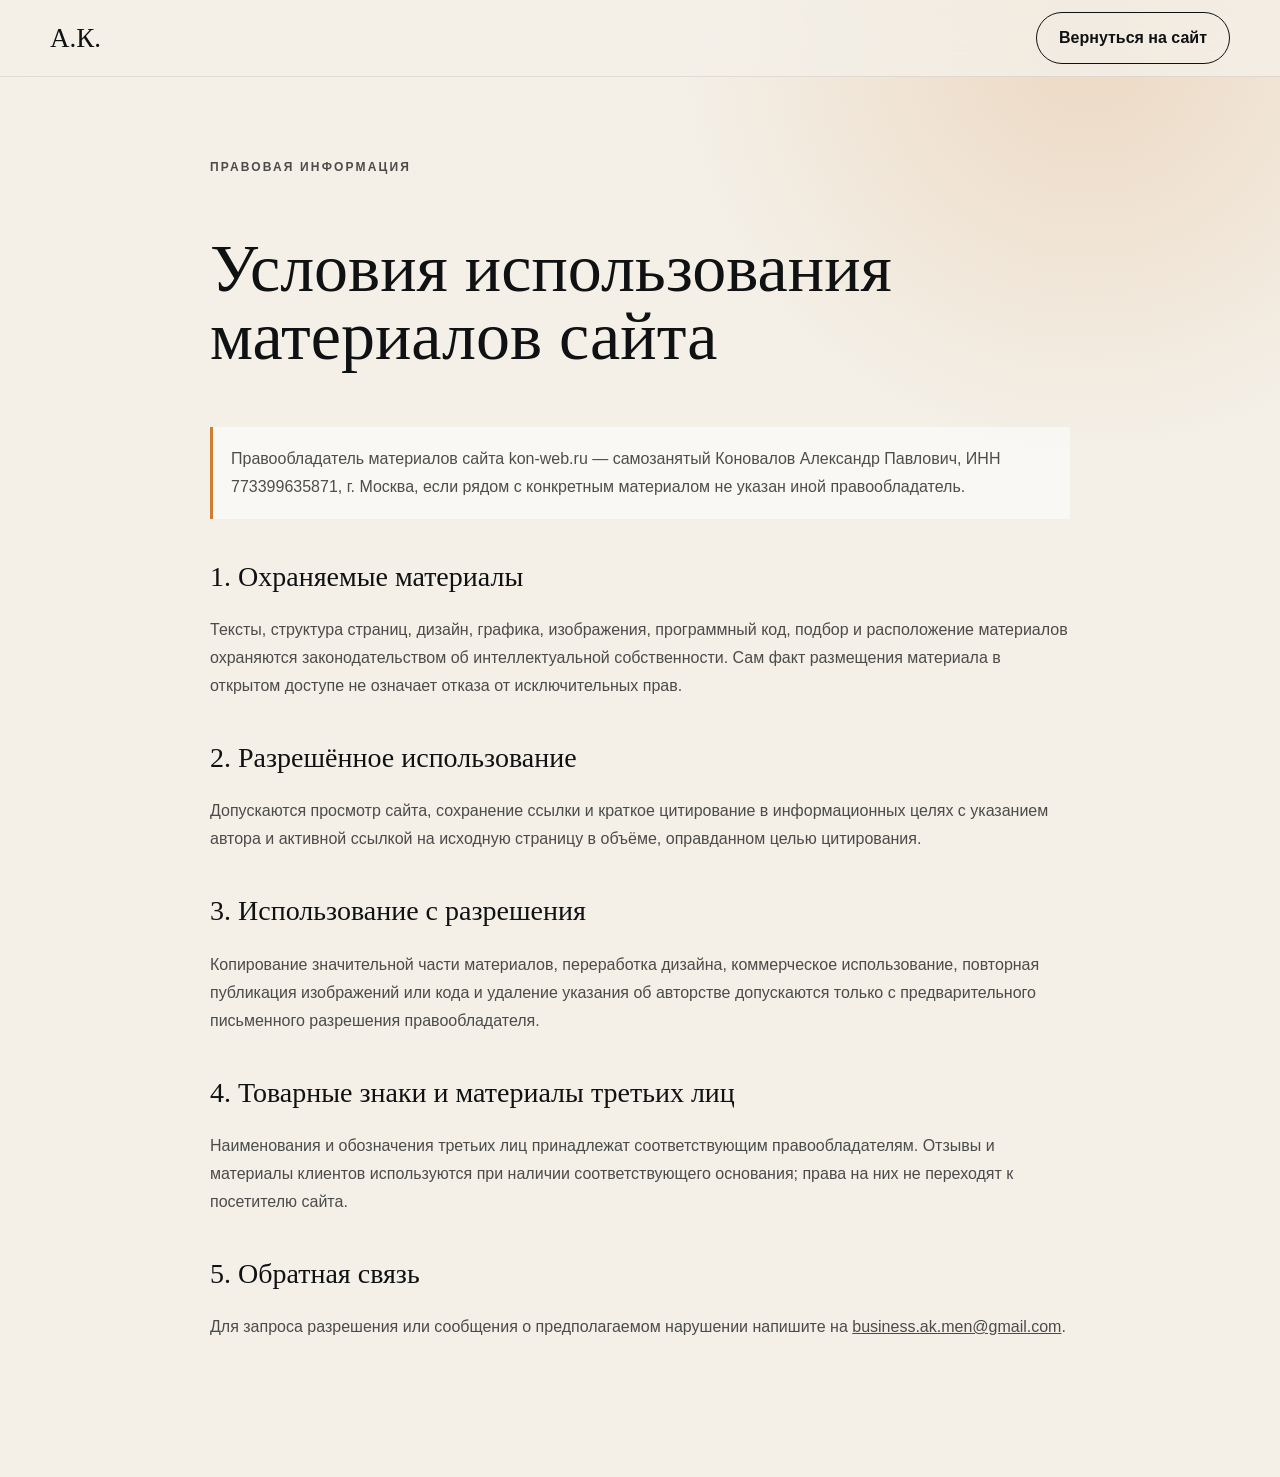
<file: terms.html>
<!doctype html>
<html lang="ru">
<head><meta charset="utf-8"><meta name="viewport" content="width=device-width, initial-scale=1"><title>Условия использования материалов сайта</title><link rel="stylesheet" href="styles.css"></head>
<body>
  <header class="site-header"><div class="container nav"><a class="brand" href="index.html">А.К.</a><a class="button secondary" href="index.html">Вернуться на сайт</a></div></header>
  <main class="legal-page"><article class="legal-shell">
    <p class="eyebrow">Правовая информация</p><h1>Условия использования материалов сайта</h1>
    <p class="legal-note">Правообладатель материалов сайта kon-web.ru — самозанятый Коновалов Александр Павлович, ИНН 773399635871, г. Москва, если рядом с конкретным материалом не указан иной правообладатель.</p>
    <h2>1. Охраняемые материалы</h2><p>Тексты, структура страниц, дизайн, графика, изображения, программный код, подбор и расположение материалов охраняются законодательством об интеллектуальной собственности. Сам факт размещения материала в открытом доступе не означает отказа от исключительных прав.</p>
    <h2>2. Разрешённое использование</h2><p>Допускаются просмотр сайта, сохранение ссылки и краткое цитирование в информационных целях с указанием автора и активной ссылкой на исходную страницу в объёме, оправданном целью цитирования.</p>
    <h2>3. Использование с разрешения</h2><p>Копирование значительной части материалов, переработка дизайна, коммерческое использование, повторная публикация изображений или кода и удаление указания об авторстве допускаются только с предварительного письменного разрешения правообладателя.</p>
    <h2>4. Товарные знаки и материалы третьих лиц</h2><p>Наименования и обозначения третьих лиц принадлежат соответствующим правообладателям. Отзывы и материалы клиентов используются при наличии соответствующего основания; права на них не переходят к посетителю сайта.</p>
    <h2>5. Обратная связь</h2><p>Для запроса разрешения или сообщения о предполагаемом нарушении напишите на <a href="mailto:business.ak.men@gmail.com">business.ak.men@gmail.com</a>.</p>
  </article></main>
</body></html>
</file>
<file: styles.css>
:root {
  --ink: #101113;
  --paper: #f4f0e8;
  --paper-2: #e8e1d5;
  --amber: #cf7d31;
  --amber-bright: #f0a85f;
  --teal: #2c7771;
  --line: rgba(16, 17, 19, 0.14);
  --radius: 28px;
  --shadow: 0 24px 80px rgba(31, 20, 11, 0.16);
}

* { box-sizing: border-box; }
html { scroll-behavior: smooth; }
body {
  margin: 0;
  color: var(--ink);
  background:
    radial-gradient(circle at 85% 3%, rgba(207, 125, 49, 0.20), transparent 26rem),
    var(--paper);
  font-family: Inter, -apple-system, BlinkMacSystemFont, "Segoe UI", sans-serif;
  -webkit-font-smoothing: antialiased;
}
body.menu-open { overflow: hidden; }
a { color: inherit; }
img { max-width: 100%; display: block; }
button, input, select, textarea { font: inherit; }
button, a { -webkit-tap-highlight-color: transparent; }

.skip-link {
  position: fixed; left: 16px; top: -80px; z-index: 100;
  padding: 12px 16px; background: #fff; border-radius: 12px;
}
.skip-link:focus { top: 16px; }
.container { width: min(1180px, calc(100% - 48px)); margin-inline: auto; }
.eyebrow {
  margin: 0 0 18px; color: var(--amber); font-size: 12px; font-weight: 750;
  letter-spacing: .18em; text-transform: uppercase;
}
.display {
  margin: 0; font-family: Georgia, "Times New Roman", serif;
  font-size: clamp(48px, 7.2vw, 106px); font-weight: 400; line-height: .92;
  letter-spacing: -.055em;
}
.section-title {
  margin: 0; font-family: Georgia, "Times New Roman", serif;
  font-size: clamp(38px, 5vw, 70px); font-weight: 400; line-height: 1;
  letter-spacing: -.045em;
}
.lead { font-size: clamp(18px, 2vw, 23px); line-height: 1.55; color: rgba(16,17,19,.7); }
.button {
  display: inline-flex; min-height: 52px; align-items: center; justify-content: center;
  gap: 10px; padding: 0 22px; border: 1px solid var(--ink); border-radius: 999px;
  background: var(--ink); color: #fff; text-decoration: none; font-weight: 700;
  cursor: pointer; transition: transform .25s ease, background .25s ease, color .25s ease;
}
.button:hover { transform: translateY(-2px); background: var(--amber); border-color: var(--amber); }
.button.secondary { background: transparent; color: var(--ink); }
.button.secondary:hover { background: var(--ink); color: #fff; }

.site-header {
  position: sticky; top: 0; z-index: 30; border-bottom: 1px solid rgba(16,17,19,.09);
  background: rgba(244,240,232,.78); backdrop-filter: blur(18px);
}
.nav { min-height: 76px; display: flex; align-items: center; justify-content: space-between; gap: 24px; }
.brand { font-family: Georgia, serif; font-size: 27px; text-decoration: none; }
.nav-links { display: flex; align-items: center; gap: 28px; }
.nav-links a { font-size: 14px; text-decoration: none; }
.nav-links a:not(.button):hover { color: var(--amber); }
.menu-button { display: none; border: 0; background: none; padding: 10px; cursor: pointer; }

.hero { padding: 70px 0 88px; overflow: hidden; }
.hero-grid { display: grid; grid-template-columns: 1.02fr .98fr; align-items: center; gap: 34px; }
.hero-copy { position: relative; z-index: 2; }
.hero .lead { max-width: 630px; margin: 28px 0 32px; }
.hero-actions { display: flex; flex-wrap: wrap; gap: 12px; }
.hero-note { margin-top: 48px; display: flex; align-items: center; gap: 14px; font-size: 13px; color: rgba(16,17,19,.58); }
.hero-note::before { content: ""; width: 48px; height: 1px; background: var(--ink); }
.hero-art {
  position: relative; min-height: 650px; display: grid; place-items: center;
  border: 1px solid rgba(255,255,255,.4); border-radius: 34px;
  background: radial-gradient(circle at 52% 42%, #2b2723 0, #151515 50%, #090a0b 100%); box-shadow: var(--shadow); overflow: hidden; isolation: isolate;
  perspective: 1200px; --rx: 0deg; --ry: 0deg; --spot-x: 50%; --spot-y: 50%;
}
.hero-art::before {
  content: ""; position: absolute; inset: 0; z-index: 2; pointer-events: none;
  background: linear-gradient(135deg, rgba(255,255,255,.13), transparent 33%, rgba(240,168,95,.08));
}
.hero-art::after {
  content: ""; position: absolute; inset: 0; z-index: 3; pointer-events: none;
  background: radial-gradient(circle 170px at var(--spot-x) var(--spot-y), rgba(240,168,95,.2), transparent 72%);
  opacity: .8; transition: opacity .35s ease;
}
.hero-image-frame {
  position: absolute; inset: 12px; z-index: 1; overflow: hidden; display: grid; place-items: center;
  transform: rotateX(var(--rx)) rotateY(var(--ry)) scale(1.015);
  transition: transform .18s ease-out; will-change: transform;
}
.hero-original {
  width: 100%; height: 100%; object-fit: contain; object-position: center;
  filter: drop-shadow(0 26px 34px rgba(0,0,0,.5)) saturate(.98) contrast(1.04);
  animation: imageFloat 7s ease-in-out infinite;
}
.hero-light {
  position: absolute; right: 12%; bottom: 10%; z-index: 3; width: 90px; aspect-ratio: 1;
  border-radius: 50%; background: rgba(240,168,95,.2); filter: blur(28px);
  animation: lightPulse 4.8s ease-in-out infinite; pointer-events: none;
}
@keyframes imageFloat {
  0%, 100% { transform: scale(.96) translate3d(0,6px,0) rotate(-.35deg); }
  50% { transform: scale(.985) translate3d(0,-9px,0) rotate(.35deg); }
}
@keyframes lightPulse {
  0%, 100% { opacity: .35; transform: scale(.8); }
  50% { opacity: .9; transform: scale(1.25); }
}

.cursor-follower {
  position: fixed; top: 0; left: 0; z-index: 1000; width: 20px; height: 20px;
  border-radius: 50%; background: #fff; mix-blend-mode: difference; pointer-events: none;
  opacity: 0; transform: translate3d(var(--cursor-x,-100px),var(--cursor-y,-100px),0) translate(-50%,-50%) scale(var(--cursor-scale,1));
  transition: width .18s ease, height .18s ease, opacity .2s ease; will-change: transform;
}
.cursor-follower.visible { opacity: 1; }

.marquee { overflow: hidden; border-block: 1px solid var(--line); background: var(--paper-2); }
.marquee-track { display: flex; width: max-content; padding: 18px 0; animation: marquee 28s linear infinite; }
.marquee span { font-family: Georgia, serif; font-size: 24px; white-space: nowrap; }
.marquee span::after { content: "✦"; margin: 0 34px; color: var(--amber); }
@keyframes marquee { to { transform: translateX(-50%); } }

section.block { padding: 120px 0; }
.section-head { display: grid; grid-template-columns: 1fr .85fr; gap: 48px; align-items: end; margin-bottom: 52px; }
.section-head .lead { margin: 0; }
.cards { display: grid; grid-template-columns: repeat(3, 1fr); gap: 16px; }
.card {
  min-height: 280px; padding: 30px; border: 1px solid var(--line); border-radius: var(--radius);
  background: rgba(255,255,255,.42); display: flex; flex-direction: column; justify-content: space-between;
  transition: transform .3s ease, background .3s ease, box-shadow .3s ease;
}
.card:hover { transform: translateY(-7px); background: rgba(255,255,255,.82); box-shadow: 0 18px 55px rgba(31,20,11,.09); }
.card-index { color: var(--amber); font-size: 13px; font-weight: 800; }
.card h3 { margin: 44px 0 12px; font-family: Georgia, serif; font-size: 28px; font-weight: 400; }
.card p { margin: 0; color: rgba(16,17,19,.63); line-height: 1.6; }

.dark { color: #f7f2e9; background: #111214; }
.dark .eyebrow { color: var(--amber-bright); }
.dark .lead { color: rgba(247,242,233,.64); }
.numbers { display: grid; grid-template-columns: repeat(4, 1fr); gap: 1px; background: rgba(255,255,255,.14); border: 1px solid rgba(255,255,255,.14); }
.number { padding: 40px 28px; background: #111214; }
.number strong { display: block; font-family: Georgia, serif; font-size: clamp(42px,5vw,74px); font-weight: 400; color: var(--amber-bright); }
.number span { color: rgba(247,242,233,.62); line-height: 1.5; }

.about-grid { display: grid; grid-template-columns: .85fr 1.15fr; gap: 70px; align-items: start; }
.about-sticky { position: sticky; top: 118px; }
.about-copy { display: grid; gap: 18px; }
.story-card { padding: 34px; border: 1px solid var(--line); border-radius: var(--radius); background: rgba(255,255,255,.45); }
.story-card h3 { margin: 0 0 10px; font-family: Georgia, serif; font-size: 30px; font-weight: 400; }
.story-card p { margin: 0; color: rgba(16,17,19,.66); line-height: 1.7; }

.process { counter-reset: process; display: grid; grid-template-columns: repeat(3,1fr); gap: 14px; }
.step { counter-increment: process; min-height: 190px; padding: 25px; border-radius: 22px; background: #f7f2e9; color: var(--ink); }
.step::before { content: "0" counter(process); color: var(--amber); font-weight: 800; }
.step h3 { margin: 38px 0 8px; font-size: 18px; }
.step p { margin: 0; color: rgba(16,17,19,.62); line-height: 1.55; font-size: 14px; }

.quotes { display: grid; grid-template-columns: repeat(3,1fr); gap: 16px; }
.quote { margin: 0; padding: 30px; border-radius: var(--radius); background: var(--paper-2); }
.quote p { margin: 0 0 30px; font-family: Georgia, serif; font-size: 22px; line-height: 1.45; }
.quote footer { color: rgba(16,17,19,.58); font-size: 13px; }

.contact-wrap { display: grid; grid-template-columns: .8fr 1.2fr; gap: 60px; }
.contact-direct { display: grid; gap: 12px; margin-top: 34px; }
.contact-direct a { width: fit-content; color: var(--amber-bright); }
.contact-form { display: grid; grid-template-columns: 1fr 1fr; gap: 18px; padding: 36px; border: 1px solid rgba(255,255,255,.15); border-radius: var(--radius); background: rgba(255,255,255,.05); }
.field { display: grid; gap: 8px; }
.field.full { grid-column: 1 / -1; }
.field label { color: rgba(247,242,233,.72); font-size: 13px; }
.field input, .field select, .field textarea {
  width: 100%; border: 1px solid rgba(255,255,255,.22); border-radius: 14px;
  background: rgba(255,255,255,.06); color: #fff; padding: 14px 15px; outline: none;
}
.field select option { color: #111; }
.field input:focus, .field select:focus, .field textarea:focus { border-color: var(--amber-bright); box-shadow: 0 0 0 3px rgba(240,168,95,.12); }
.check { grid-column: 1 / -1; display: grid; grid-template-columns: 22px 1fr; align-items: start; gap: 10px; color: rgba(247,242,233,.65); font-size: 13px; line-height: 1.5; }
.check input { width: 18px; height: 18px; margin: 1px 0 0; accent-color: var(--amber); }
.check a { color: #fff; }
.form-status { grid-column: 1 / -1; min-height: 22px; color: var(--amber-bright); font-size: 14px; }
.honeypot { position: absolute !important; width: 1px !important; height: 1px !important; overflow: hidden; clip: rect(0,0,0,0); }

.site-footer { padding: 34px 0; background: #0b0c0d; color: rgba(255,255,255,.58); }
.footer-grid { display: flex; justify-content: space-between; align-items: center; gap: 24px; }
.legal-links { display: flex; flex-wrap: wrap; justify-content: flex-end; gap: 18px; }
.legal-links a { font-size: 13px; }

.legal-page { padding: 80px 0 120px; }
.legal-shell { width: min(860px, calc(100% - 40px)); margin: auto; }
.legal-shell h1 { font-family: Georgia, serif; font-size: clamp(38px,6vw,68px); font-weight: 400; line-height: 1; }
.legal-shell h2 { margin-top: 42px; font-family: Georgia, serif; font-size: 28px; font-weight: 400; }
.legal-shell p, .legal-shell li { line-height: 1.75; color: rgba(16,17,19,.74); }
.legal-note { padding: 18px; border-left: 3px solid var(--amber); background: #fff8; }

@media (max-width: 960px) {
  .hero-grid, .section-head, .about-grid, .contact-wrap { grid-template-columns: 1fr; }
  .hero-art { min-height: 560px; order: -1; }
  .cards, .quotes { grid-template-columns: repeat(2,1fr); }
  .numbers { grid-template-columns: repeat(2,1fr); }
  .about-sticky { position: static; }
}

@media (max-width: 720px) {
  .container { width: min(100% - 28px, 1180px); }
  .site-header { background: rgba(244,240,232,.94); }
  .nav { min-height: 66px; }
  .menu-button { display: inline-grid; place-items: center; }
  .nav-links {
    position: fixed; inset: 66px 0 auto; padding: 22px 20px 28px; background: var(--paper);
    border-bottom: 1px solid var(--line); display: none; align-items: stretch; flex-direction: column;
  }
  .nav-links.open { display: flex; }
  .nav-links a { min-height: 44px; display: flex; align-items: center; }
  .hero { padding: 22px 0 70px; }
  .hero-grid { gap: 30px; }
  .display { font-size: clamp(46px,15vw,72px); }
  .hero-art { min-height: 440px; border-radius: 30px; }
  .hero-image-frame { inset: 6px; }
  .hero-note { margin-top: 28px; }
  section.block { padding: 82px 0; }
  .section-head { margin-bottom: 34px; gap: 20px; }
  .cards, .quotes, .process { grid-template-columns: 1fr; }
  .card { min-height: 230px; }
  .numbers { grid-template-columns: 1fr 1fr; }
  .number { padding: 28px 18px; }
  .contact-form { grid-template-columns: 1fr; padding: 22px; }
  .field.full, .check, .form-status { grid-column: auto; }
  .footer-grid { align-items: flex-start; flex-direction: column; }
  .legal-links { justify-content: flex-start; }
}

@media (max-width: 420px) {
  .hero-art { min-height: 380px; }
  .numbers { grid-template-columns: 1fr; }
  .display { font-size: 44px; }
  .section-title { font-size: 38px; }
}

@media (prefers-reduced-motion: reduce) {
  html { scroll-behavior: auto; }
  *, *::before, *::after { animation-duration: .01ms !important; animation-iteration-count: 1 !important; transition-duration: .01ms !important; }
}

@media (pointer: coarse) {
  .cursor-follower { display: none; }
  .hero-image-frame { transform: scale(1.025); }
}

@media (pointer: fine) {
  body, a, button, input, select, textarea { cursor: none; }
}
</file>
